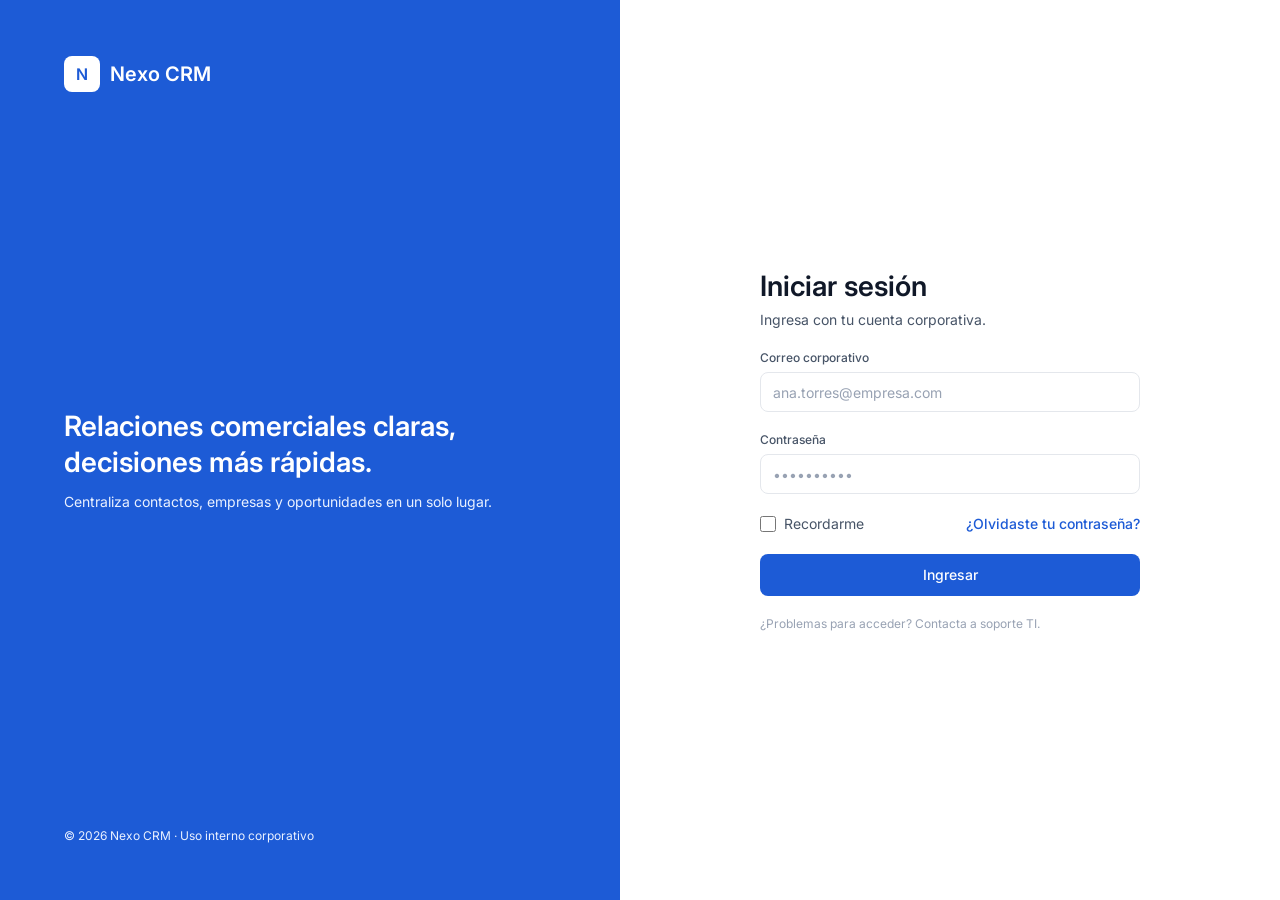
<file: index.html>
<!doctype html>
<html lang="es">
<head>
  <meta charset="utf-8">
  <meta name="viewport" content="width=device-width, initial-scale=1">
  <title>Iniciar sesión · Nexo CRM</title>
  <link rel="preconnect" href="https://fonts.googleapis.com">
  <link href="https://fonts.googleapis.com/css2?family=Inter:wght@400;500;600&display=swap" rel="stylesheet">
  <link rel="stylesheet" href="assets/styles.css">
</head>
<body class="login">
  <aside class="login-marca">
    <div class="logo"><span class="logo-n">N</span> Nexo CRM</div>
    <div class="login-mensaje">
      <h1>Relaciones comerciales claras, decisiones más rápidas.</h1>
      <p>Centraliza contactos, empresas y oportunidades en un solo lugar.</p>
    </div>
    <small>© 2026 Nexo CRM · Uso interno corporativo</small>
  </aside>

  <main class="login-form">
    <form class="login-caja" method="post" action="login.php">
      <div class="titulos">
        <h2 class="h1">Iniciar sesión</h2>
        <p>Ingresa con tu cuenta corporativa.</p>
      </div>

      <div class="alerta" role="alert" id="alerta" hidden>
        <span class="alerta-icono"><img src="assets/icons/error.svg" width="18.3333" height="18.3333" alt=""></span>
        <div>
          <strong id="alerta-titulo"></strong>
          <p id="alerta-mensaje"></p>
        </div>
        <button type="button" class="alerta-cerrar" aria-label="Cerrar" onclick="this.parentElement.hidden = true">
          <img src="assets/icons/cerrar.svg" width="11.6667" height="11.6667" alt="">
        </button>
      </div>

      <label class="campo">
        <span>Correo corporativo</span>
        <input type="email" name="correo" id="correo" required autocomplete="username" placeholder="ana.torres@empresa.com">
      </label>

      <label class="campo" id="campo-password">
        <span>Contraseña</span>
        <input type="password" name="password" required autocomplete="current-password" placeholder="••••••••••">
        <small hidden>La contraseña no coincide con el correo ingresado.</small>
      </label>

      <div class="opciones">
        <label class="check"><input type="checkbox" name="recordarme" value="1"> Recordarme</label>
        <a href="#" onclick="return false" title="Contacta a soporte TI">¿Olvidaste tu contraseña?</a>
      </div>

      <button class="btn btn-primario btn-bloque" type="submit">Ingresar</button>
      <small class="tenue">¿Problemas para acceder? Contacta a soporte TI.</small>
    </form>
  </main>

  <script>
    const form = document.querySelector('form');
    const correo = document.getElementById('correo');
    const params = new URLSearchParams(location.search);
    const quedan = Number(params.get('quedan'));
    const errores = {
      datos: ['Datos incompletos', 'Ingresa un correo válido y tu contraseña.'],
      credenciales: ['No pudimos iniciar sesión', quedan
        ? `Verifica tus credenciales. Te quedan ${quedan} ${quedan === 1 ? 'intento' : 'intentos'} antes del bloqueo.`
        : 'Verifica tus credenciales e inténtalo de nuevo.'],
      bloqueado: ['Cuenta bloqueada', 'Demasiados intentos fallidos. Intenta de nuevo en 15 minutos.'],
      servicio: ['Servicio no disponible', 'No se pudo acceder al sistema. Contacta a soporte e inténtalo más tarde.'],
    };
    const error = errores[params.get('error')];

    try { correo.value = sessionStorage.getItem('correo') || ''; } catch {}
    form.addEventListener('submit', () => { try { sessionStorage.setItem('correo', correo.value); } catch {} });

    if (error) {
      document.getElementById('alerta-titulo').textContent = error[0];
      document.getElementById('alerta-mensaje').textContent = error[1];
      document.getElementById('alerta').hidden = false;
      if (params.get('error') === 'credenciales') {
        const campo = document.getElementById('campo-password');
        campo.classList.add('campo-error');
        campo.querySelector('small').hidden = false;
      }
    }
  </script>
</body>
</html>
</file>
<file: assets/styles.css>
:root {
  --primario-600: #1d5bd6;
  --primario-50: #eaf1ff;
  --texto-principal: #101828;
  --texto-secundario: #475467;
  --texto-tenue: #98a2b3;
  --superficie: #fff;
  --fondo: #f4f5f8;
  --borde: #e4e7ec;
  --exito: #067647;  --exito-fondo: #ecfdf3;
  --aviso: #b54708;  --aviso-fondo: #fffaeb;
  --info: #175cd3;   --info-fondo: #eff8ff;
  --error: #b42318;  --error-fondo: #fef3f2;
  --shell-texto: #fff;
  --shell-tenue: #bfb3e0;
  --sombra-suave: 0 1px 3px rgba(15, 23, 41, .08);
}

* { box-sizing: border-box; margin: 0; }
[hidden] { display: none !important; }
body { font: 400 14px/20px Inter, system-ui, sans-serif; color: var(--texto-principal); background: var(--superficie); }
a { color: var(--primario-600); font-weight: 500; text-decoration: none; }
a:hover { text-decoration: underline; }
img { display: block; }
.h1 { font-size: 28px; line-height: 36px; font-weight: 600; }
.tenue { color: var(--texto-tenue); font-size: 12px; line-height: 16px; }
.ic { width: 20px; height: 20px; display: grid; place-items: center; flex-shrink: 0; }

.btn { display: inline-flex; align-items: center; justify-content: center; gap: 6px; height: 36px; padding: 0 14px;
  border-radius: 8px; border: 1px solid transparent; font: 500 14px/20px Inter, sans-serif; cursor: pointer; }
.btn:hover { text-decoration: none; filter: brightness(.96); }
.btn-primario { background: var(--primario-600); color: #fff; }
.btn-secundario { background: var(--superficie); border-color: var(--borde); color: var(--texto-principal); }
.btn-bloque { width: 100%; height: 42px; }
.btn:focus-visible, input:focus-visible, a:focus-visible, summary:focus-visible { outline: 2px solid var(--primario-600); outline-offset: 2px; }

.login { display: flex; min-height: 100vh; }
.login-marca { width: 620px; flex-shrink: 0; background: var(--primario-600); color: #fff; padding: 56px 64px;
  display: flex; flex-direction: column; justify-content: space-between; }
.login-marca .logo { color: #fff; font-size: 20px; line-height: 28px; }
.login-marca .logo-n { width: 36px; height: 36px; background: #fff; color: var(--primario-600); }
.login-mensaje { display: grid; gap: 12px; }
.login-mensaje h1 { font-size: 28px; line-height: 36px; font-weight: 600; }
.login-mensaje p, .login-marca small { color: var(--primario-50); }
.login-marca small { font-size: 12px; line-height: 16px; }
.login-form { flex: 1; display: grid; place-items: center; padding: 32px 16px; }
.login-caja { width: 100%; max-width: 380px; display: flex; flex-direction: column; gap: 20px; }
.titulos { display: grid; gap: 6px; }
.titulos p { color: var(--texto-secundario); }

.logo { display: flex; align-items: center; gap: 10px; font-weight: 600; font-size: 16px; line-height: 24px; }
.logo:hover { text-decoration: none; }
.logo-n { display: grid; place-items: center; border-radius: 8px; font-size: 16px; font-weight: 600; }

.campo { display: grid; gap: 6px; }
.campo > span { font-size: 12px; line-height: 16px; font-weight: 500; color: var(--texto-secundario); }
.campo input { height: 40px; padding: 0 12px; border: 1px solid var(--borde); border-radius: 8px;
  font: 400 14px/20px Inter, sans-serif; color: var(--texto-principal); background: var(--superficie); }
.campo input::placeholder { color: var(--texto-tenue); }
.campo-error input { border-color: var(--error); }
.campo-error small { color: var(--error); font-size: 12px; line-height: 16px; }

.opciones { display: flex; justify-content: space-between; align-items: center; gap: 8px; flex-wrap: wrap; }
.check { display: flex; align-items: center; gap: 8px; color: var(--texto-secundario); cursor: pointer; }
.check input { width: 16px; height: 16px; accent-color: var(--primario-600); }

.alerta { display: flex; gap: 12px; align-items: flex-start; padding: 14px 16px; border: 1px solid var(--borde);
  border-radius: 10px; background: var(--superficie); box-shadow: var(--sombra-suave); }
.alerta > div { flex: 1; display: grid; gap: 2px; }
.alerta strong { font-weight: 500; }
.alerta p { font-size: 12px; line-height: 16px; color: var(--texto-secundario); }
.alerta-icono { background: var(--error-fondo); border-radius: 999px; padding: 6px; display: grid; place-items: center; width: 32px; height: 32px; }
.alerta-cerrar { border: 0; background: none; cursor: pointer; width: 20px; height: 20px; display: grid; place-items: center; padding: 0; }

.app { display: flex; min-height: 100vh; background: var(--fondo); }
.sidebar { width: 248px; flex-shrink: 0; position: sticky; top: 0; height: 100vh; overflow-y: auto;
  background: linear-gradient(#1b1038, #2e1763); color: var(--shell-texto);
  padding: 16px 12px; display: flex; flex-direction: column; gap: 16px; }
.sidebar .logo { color: #fff; padding-left: 8px; }
.sidebar .logo-n { width: 32px; height: 32px; background: linear-gradient(90deg, #7c4dff, #e64980); color: #fff; }

.buscar { display: flex; align-items: center; gap: 8px; height: 38px; padding: 0 12px; border-radius: 8px; background: rgba(255,255,255,.12); }
.buscar input { flex: 1; min-width: 0; border: 0; background: none; color: #fff; font: 400 14px/20px Inter, sans-serif; }
.buscar input::placeholder { color: var(--shell-tenue); }
.buscar input:focus { outline: none; }
.buscar:focus-within { outline: 2px solid rgba(255,255,255,.5); }
.buscar-menu { height: 36px; padding: 0 10px; background: rgba(255,255,255,.1); }

.nav { display: flex; flex-direction: column; gap: 4px; }
.nav-seccion { padding: 4px 0 4px 8px; font-size: 12px; line-height: 16px; font-weight: 500; letter-spacing: .72px; color: var(--shell-tenue); }
.nav a { position: relative; display: flex; align-items: center; gap: 12px; height: 44px; padding: 0 8px; border-radius: 8px;
  color: var(--shell-tenue); font-weight: 400; }
.nav a:hover { background: rgba(255,255,255,.08); text-decoration: none; color: #fff; }
.nav a.activo { background: rgba(255,255,255,.14); color: #fff; font-weight: 500; }
.nav a.activo::before { content: ""; position: absolute; left: 0; top: 12px; width: 3px; height: 20px; border-radius: 2px; background: #fff; }
.nav-ic { width: 30px; height: 30px; border-radius: 8px; display: grid; place-items: center; flex-shrink: 0; }

.sidebar-usuario { margin-top: auto; display: flex; align-items: center; gap: 10px; padding: 14px 8px 0; border-top: 1px solid rgba(255,255,255,.12); }
.sidebar-usuario div { flex: 1; min-width: 0; display: grid; }
.sidebar-usuario strong { font-weight: 500; }
.sidebar-usuario small { font-size: 12px; line-height: 16px; color: var(--shell-tenue); }
.avatar { width: 32px; height: 32px; border-radius: 999px; background: var(--primario-50); color: var(--primario-600);
  display: grid; place-items: center; font-size: 12px; line-height: 16px; font-weight: 500; flex-shrink: 0; }
.avatar-claro { color: var(--primario-600); }

.principal { flex: 1; min-width: 0; display: flex; flex-direction: column; }
.topbar { height: 64px; flex-shrink: 0; display: flex; align-items: center; justify-content: space-between; gap: 16px;
  padding: 0 32px; background: linear-gradient(90deg, #1b1038, #4a2388); color: #fff; }
.topbar .buscar { width: 360px; max-width: 100%; }
.acciones { display: flex; align-items: center; gap: 20px; }
.notif { position: relative; }
.notif i { position: absolute; left: 13px; top: -1px; width: 8px; height: 8px; border-radius: 50%; background: #f04438; border: 1.5px solid #3a1c6d; }
.sep { width: 1px; height: 24px; background: rgba(255,255,255,.2); }
.perfil { position: relative; }
.perfil summary { list-style: none; display: flex; align-items: center; gap: 8px; cursor: pointer; font-weight: 500; }
.perfil summary::-webkit-details-marker { display: none; }
.perfil .menu { position: absolute; right: 0; top: 44px; min-width: 180px; background: var(--superficie); border: 1px solid var(--borde);
  border-radius: 10px; box-shadow: var(--sombra-suave); padding: 6px; z-index: 10; display: grid; }
.perfil .menu a { padding: 8px 10px; border-radius: 6px; color: var(--texto-principal); font-weight: 400; }
.perfil .menu a:hover { background: var(--fondo); text-decoration: none; }

.contenido { flex: 1; padding: 28px 32px 32px; display: flex; flex-direction: column; gap: 24px; }
.encabezado { display: flex; justify-content: space-between; align-items: center; gap: 16px; flex-wrap: wrap; }
.encabezado .titulos { gap: 4px; }
.encabezado .botones { display: flex; gap: 12px; }

.tarjeta { background: var(--superficie); border: 1px solid var(--borde); border-radius: 12px; overflow: hidden; }
.tarjeta-titulo { display: flex; justify-content: space-between; align-items: center; padding: 16px 20px; }
.tarjeta-titulo h3, .vacio h3 { font-size: 16px; line-height: 24px; font-weight: 600; }

.kpis { display: grid; grid-template-columns: repeat(4, 1fr); gap: 16px; }
.kpi { padding: 20px; display: grid; gap: 8px; }
.kpi span { color: var(--texto-secundario); }
.kpi strong { font-size: 28px; line-height: 36px; font-weight: 600; }
.kpi small { font-size: 12px; line-height: 16px; }
.sube { color: var(--exito); } .baja { color: var(--error); }

.fila2 { display: grid; grid-template-columns: 1fr 380px; gap: 16px; }
.barras { display: grid; gap: 14px; padding: 0 20px 20px; }
.barra { display: grid; grid-template-columns: 110px 1fr 130px; gap: 16px; align-items: center; }
.barra span { color: var(--texto-secundario); }
.barra b { font-weight: 500; text-align: right; }
.pista { height: 12px; border-radius: 6px; background: var(--fondo); overflow: hidden; }
.pista i { display: block; height: 100%; border-radius: 6px; background: var(--primario-600); }
.pista i.verde { background: var(--exito); }

.actividad { display: flex; align-items: center; gap: 12px; padding: 12px 20px; border-top: 1px solid var(--borde); }
.actividad-ic { padding: 8px; border-radius: 8px; background: var(--fondo); }
.actividad div { flex: 1; min-width: 0; display: grid; gap: 2px; }
.actividad strong { font-weight: 500; }

.badge { display: inline-flex; align-items: center; gap: 6px; padding: 2px 8px; border-radius: 999px; font-size: 12px; line-height: 16px; font-weight: 500; white-space: nowrap; }
.badge::before { content: ""; width: 6px; height: 6px; border-radius: 50%; background: currentColor; }
.badge-exito { background: var(--exito-fondo); color: var(--exito); }
.badge-aviso { background: var(--aviso-fondo); color: var(--aviso); }
.badge-info { background: var(--info-fondo); color: var(--info); }
.badge-neutro { background: var(--fondo); color: var(--texto-secundario); }

.tabla-wrap { overflow-x: auto; }
table { width: 100%; border-collapse: collapse; }
th { height: 40px; padding: 0 20px 0 0; text-align: left; font-size: 12px; line-height: 16px; font-weight: 500; color: var(--texto-secundario);
  background: var(--fondo); border-block: 1px solid var(--borde); white-space: nowrap; }
td { height: 56px; padding: 0 20px 0 0; color: var(--texto-secundario); border-bottom: 1px solid var(--borde); white-space: nowrap; }
th:first-child, td:first-child { padding-left: 20px; }
td:first-child { color: var(--texto-principal); font-weight: 500; }
tr:last-child td { border-bottom: 0; }

.vacio { display: grid; justify-items: center; gap: 12px; padding: 64px 20px; text-align: center; }
.vacio p { color: var(--texto-secundario); }
.nav-ic-grande { width: 48px; height: 48px; border-radius: 12px; }

@media (max-width: 1100px) {
  .login-marca { width: 42%; padding: 40px; }
  .kpis { grid-template-columns: repeat(2, 1fr); }
  .fila2 { grid-template-columns: 1fr; }
}
@media (max-width: 800px) {
  .login { flex-direction: column; }
  .login-marca { width: 100%; gap: 24px; padding: 32px 16px; }
  .app { flex-direction: column; }
  .sidebar { position: static; width: 100%; height: auto; }
  .nav { flex-direction: row; overflow-x: auto; }
  .nav-seccion, .buscar-menu, .sidebar-usuario { display: none; }
  .nav a { flex-shrink: 0; }
  .nav a.activo::before { display: none; }
  .topbar { padding: 0 16px; }
  .topbar .buscar { display: none; }
  .contenido { padding: 20px 16px; }
  .kpis { grid-template-columns: 1fr; }
  .barra { grid-template-columns: 80px 1fr; }
  .barra b { grid-column: 1 / -1; text-align: left; }
}
</file>
